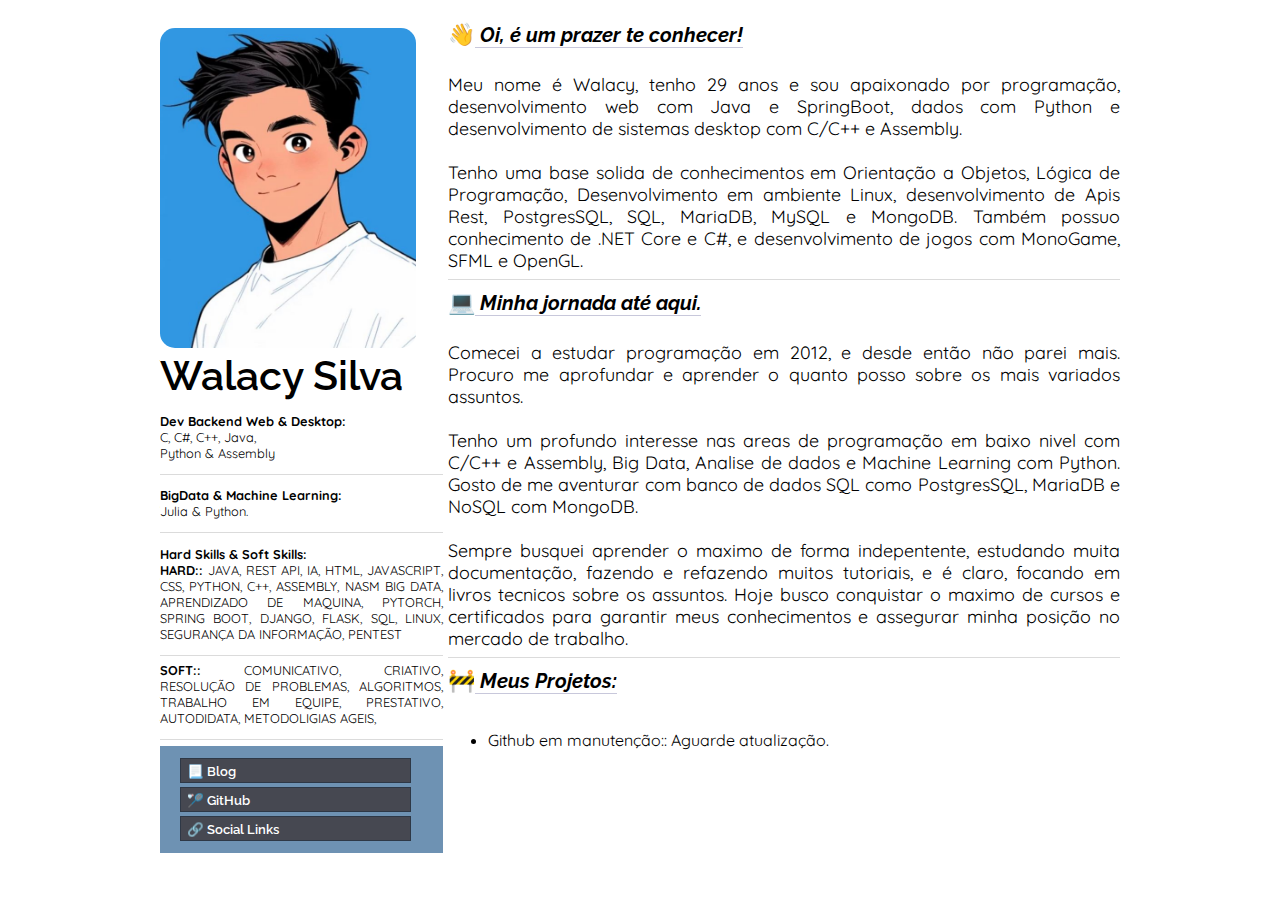
<file: index.html>
<!Doctype html>
<html>
<head>
    <meta charset="UTF-8">
    <meta name="author" content="Walacy Silva">
    <meta name="description" content="Oi, bem vindo ao meu blog, aqui eu tomo café e escrevo coisas.">
    <meta name="keywords" content="Dev, Programação, desenvolvimento web, desenvolvimento desktop, backend, frontend, Python, Java">
    <title>WalacySilva</title>
    <link rel="stylesheet" href="Css/frame.css"> <!-- [ layout ] -->
    <link rel="icon" href="./img/iconw.png" type="image/png"> <!-- Favicon -->
</head>
<body>
    <div class="content">
        <!-- info coluna-->
        <div class="content-left">
            <div class="left-hd">
                <img class="avatar" src="img/profile.jpg" alt="Imagem mostra o rosto de um homem" />
                <span class="name">Walacy Silva</span>
                <p><strong>Dev Backend Web & Desktop:</strong><br>
                    C, C#, C++, Java, <br>Python & Assembly
                </p>
                <hr>
                <p><strong>BigData & Machine Learning:</strong><br>
                    Julia & Python.
                </p>
                <hr>
                <p><strong>Hard Skills & Soft Skills:</strong><br>
                <strong>HARD::</strong> JAVA, REST API, IA, HTML, JAVASCRIPT, CSS, PYTHON, C++, ASSEMBLY, NASM
                    BIG DATA, APRENDIZADO DE MAQUINA, PYTORCH, SPRING BOOT, DJANGO, FLASK, SQL, LINUX, SEGURANÇA DA INFORMAÇÃO, PENTEST

                <hr>
                <strong>SOFT::</strong> COMUNICATIVO, CRIATIVO, RESOLUÇÃO DE PROBLEMAS, ALGORITMOS, 
                    TRABALHO EM EQUIPE, PRESTATIVO, AUTODIDATA, METODOLIGIAS AGEIS, 
                </p>
                <hr>
                <div class="button-links" >
                    <button onclick="window.location.href='blog.html'">&#128195 Blog</button>
                    <button onclick="window.location.href='https://github.com/walacysilvam'">&#127992 GitHub</button>
                    <button>&#128279 Social Links</button>
                </div>
            </div>

        </div>


        <div class="content-right">
            <div class="section">
                <span class="emot">&#128075</span><span class="sc-title"> Oi, é um prazer te conhecer! </span>
                <br><br>
                <p>Meu nome é Walacy, tenho 29 anos e sou apaixonado por programação, desenvolvimento web
                    com Java e SpringBoot, dados com Python e desenvolvimento de sistemas desktop com C/C++ e Assembly.<br><br>
                Tenho uma base solida de conhecimentos em Orientação a Objetos, Lógica de Programação, Desenvolvimento
                em ambiente Linux, desenvolvimento de Apis Rest, PostgresSQL, SQL, MariaDB, MySQL e MongoDB. Também possuo
                conhecimento de .NET Core e C#, e desenvolvimento de jogos com MonoGame, SFML e OpenGL.
                </p>
                <hr>
            </div>

            <div class="section">
                <span class="emot">&#128187</span><span class="sc-title"> Minha jornada até aqui.</span>
                <br><br>
                <p>
                    Comecei a estudar programação em 2012, e desde então não parei mais. Procuro me aprofundar
                    e aprender o quanto posso sobre os mais variados assuntos.<br><br>
                    Tenho um profundo interesse nas areas
                    de programação em baixo nivel com C/C++ e Assembly, Big Data, Analise de dados e Machine Learning
                    com Python. Gosto de me aventurar com banco de dados SQL como PostgresSQL, MariaDB e NoSQL com MongoDB.<br><br>
                    
                    Sempre busquei aprender o maximo de forma indepentente, estudando muita documentação, fazendo e refazendo
                    muitos tutoriais, e é claro, focando em livros tecnicos sobre os assuntos. Hoje busco conquistar o maximo
                    de cursos e certificados para garantir meus conhecimentos e assegurar minha posição no mercado de trabalho.
                </p>
                <hr>
            </div>

            <div class="section">
                <span class="emot">&#128679</span><span class="sc-title"> Meus Projetos:</span>
                <br><br>
                   <ul>
                        <li>Github em manutenção:: Aguarde atualização.</li>
                   </ul>
            </div>
        </div>
    </div>

</body>
</html>
</file>
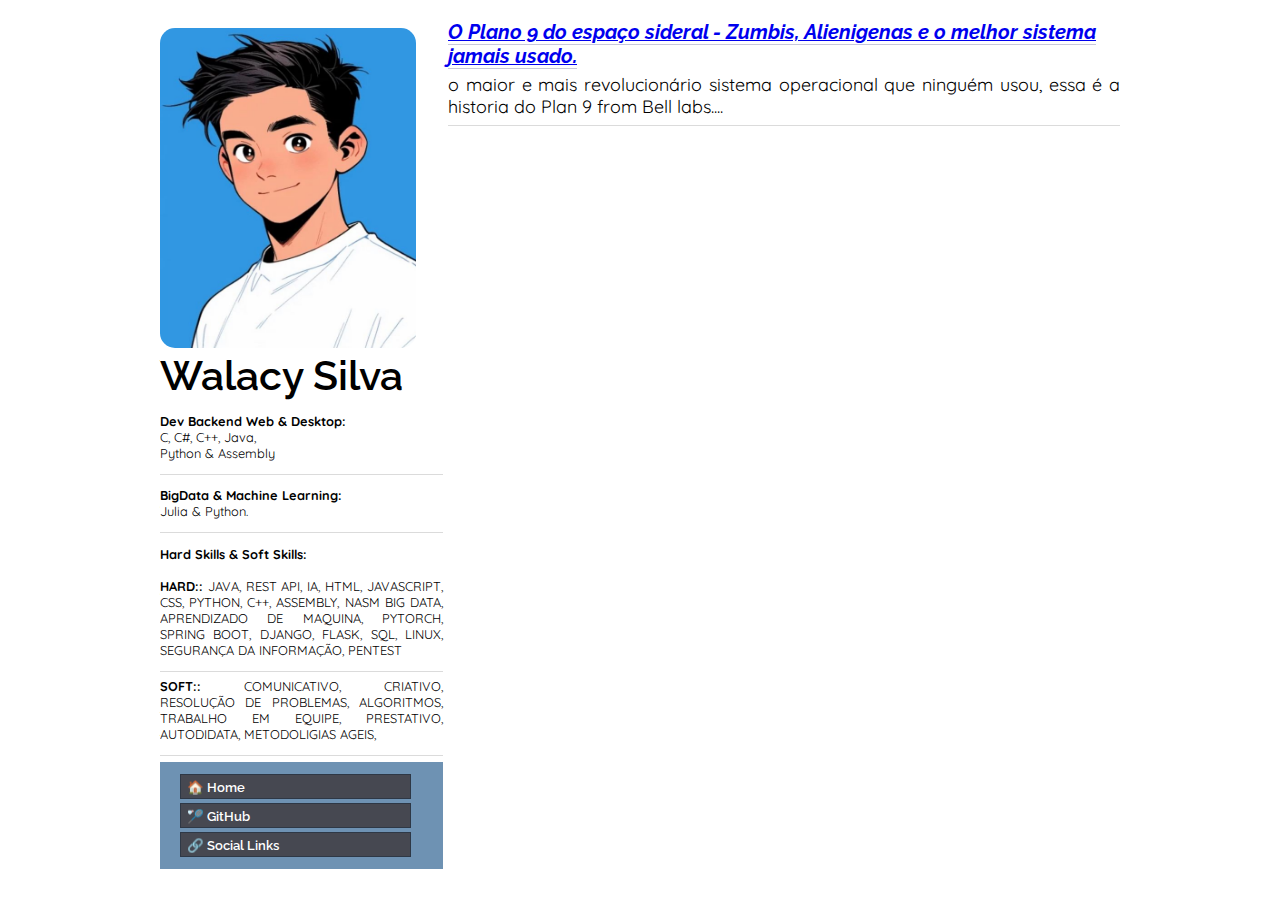
<file: blog.html>
<!Doctype html>
<html>
<head>
    <meta charset="UTF-8">
    <meta name="author" content="Walacy Silva">
    <meta name="description" content="Oi, bem vindo ao meu blog, aqui eu tomo café e escrevo coisas.">
    <meta name="keywords" content="Dev, Programação, desenvolvimento web, desenvolvimento desktop, backend, frontend, Python, Java">
    <title>WalacySilva - Blog</title>
    <link rel="stylesheet" href="Css/frame.css"> <!-- [ layout ] -->
    <link rel="icon" href="./img/iconw.png" type="image/png"> <!-- Favicon -->
</head>
<body>
    <div class="content">
        <!-- info coluna-->
        <div class="content-left">
            <div class="left-hd">
                <img class="avatar" src="img/profile.jpg" alt="Imagem mostra o rosto de um homem" />
                <span class="name">Walacy Silva</span>
                <p><strong>Dev Backend Web & Desktop:</strong><br>
                    C, C#, C++, Java, <br>Python & Assembly
                </p>
                <hr>
                <p><strong>BigData & Machine Learning:</strong><br>
                    Julia & Python.
                </p>
                <hr>
                <p><strong>Hard Skills & Soft Skills:</strong><br><br>
                <strong>HARD::</strong> JAVA, REST API, IA, HTML, JAVASCRIPT, CSS, PYTHON, C++, ASSEMBLY, NASM
                    BIG DATA, APRENDIZADO DE MAQUINA, PYTORCH, SPRING BOOT, DJANGO, FLASK, SQL, LINUX, SEGURANÇA DA INFORMAÇÃO, PENTEST

                <hr>
                <strong>SOFT::</strong> COMUNICATIVO, CRIATIVO, RESOLUÇÃO DE PROBLEMAS, ALGORITMOS, 
                    TRABALHO EM EQUIPE, PRESTATIVO, AUTODIDATA, METODOLIGIAS AGEIS, 
                </p>
                <hr>
                <div class="button-links">
                    <button onclick="window.location.href='index.html'">&#127968 Home</button>
                    <button onclick="window.location.href='https://github.com/walacysilvam'">&#127992 GitHub</button>
                    <button>&#128279 Social Links</button>
                </div>
            </div>

        </div>


        <div class="content-right" id="content-right">
            <!-- artigos renderizados aqui -->
        </div>
    </div>
</body>

<script>
    // buscando os artigos com base no json e renderizando no content-right
    fetch('artigos.json').then(response => response.json()).then(data => {
        const contentRight = document.getElementById('content-right');
        data.artigos.forEach(artigo => {
            const section = document.createElement('div');
            section.className = 'section';

            const link = document.createElement('a');
            link.className = 'artig-title';
            link.href = `artigos/${artigo.filename}`;
            link.innerHTML = `<span class="sc-title">${artigo.title}</span>`;

            const summary = document.createElement('p');
            summary.textContent = artigo.summary;

            const hr = document.createElement('hr');

            section.appendChild(link);
            section.appendChild(summary);
            section.appendChild(hr);

            contentRight.appendChild(section);
        })
    })
</script>
</html>
</file>
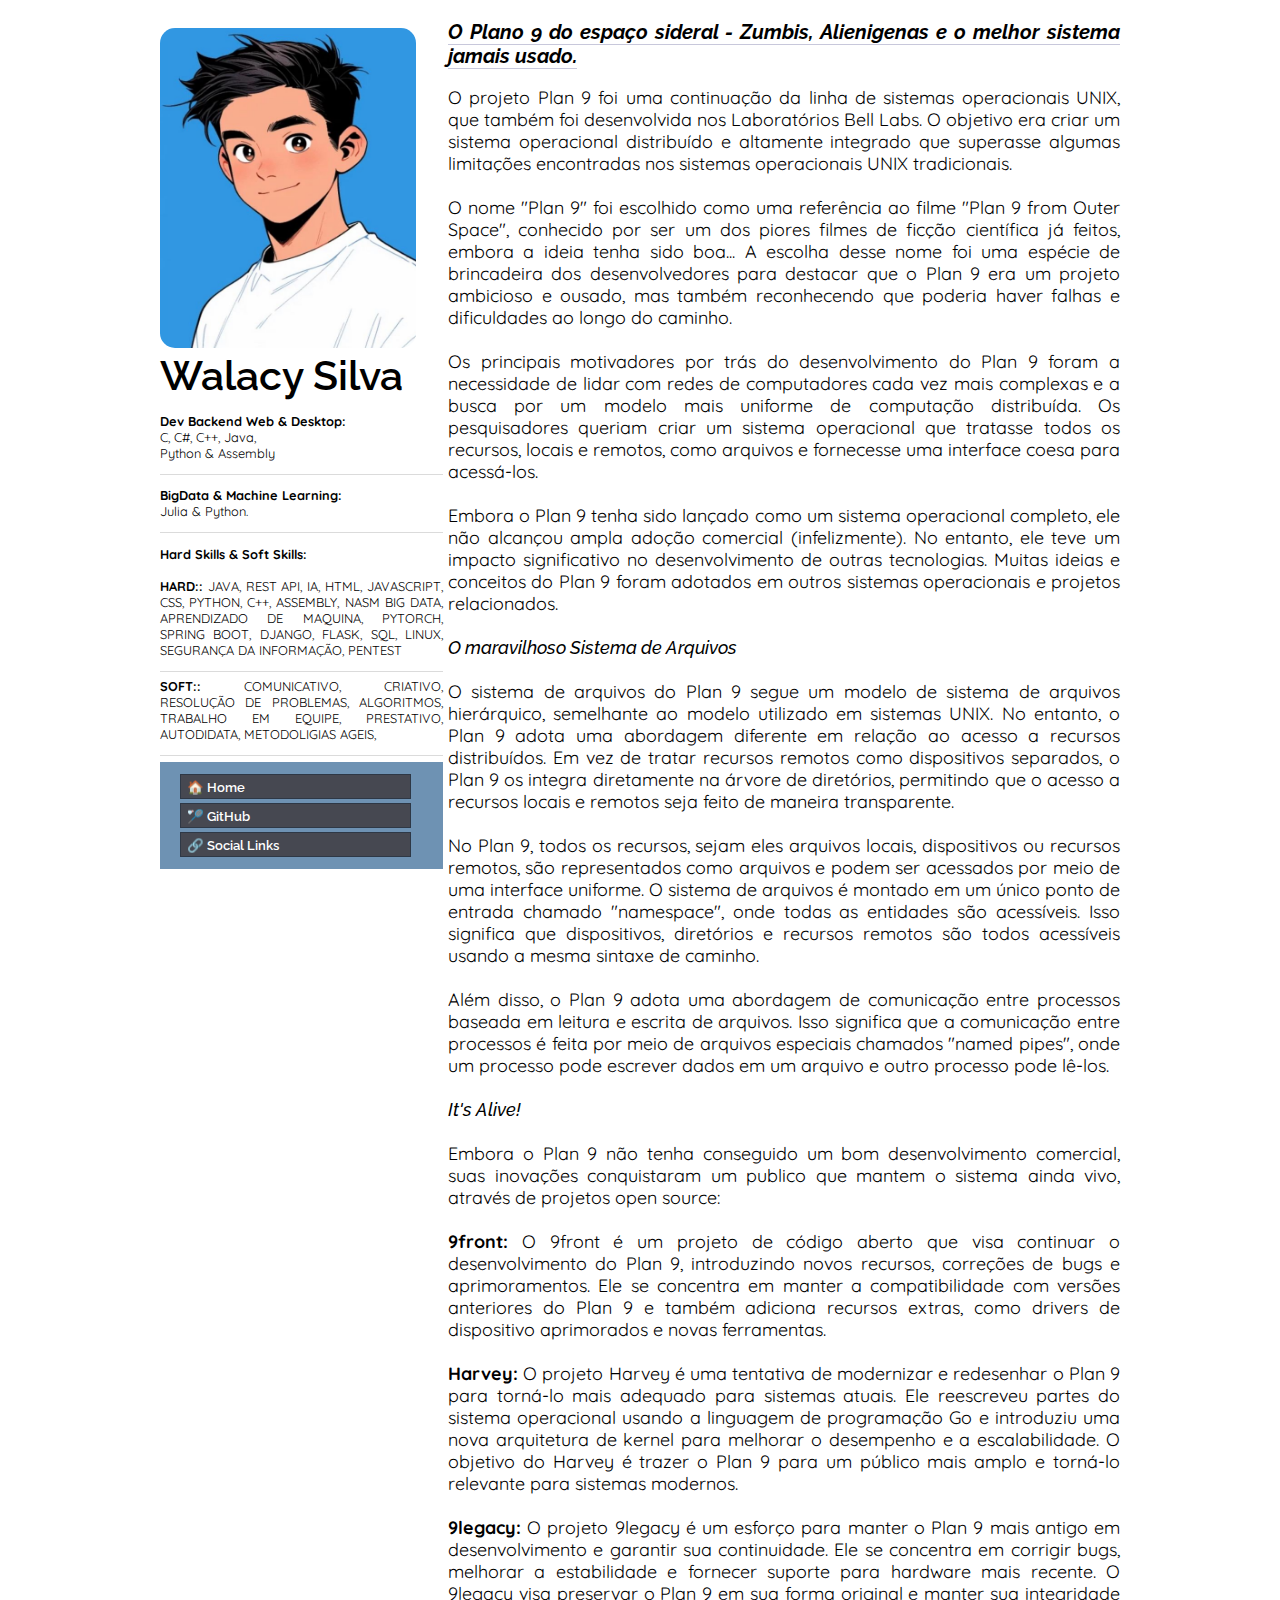
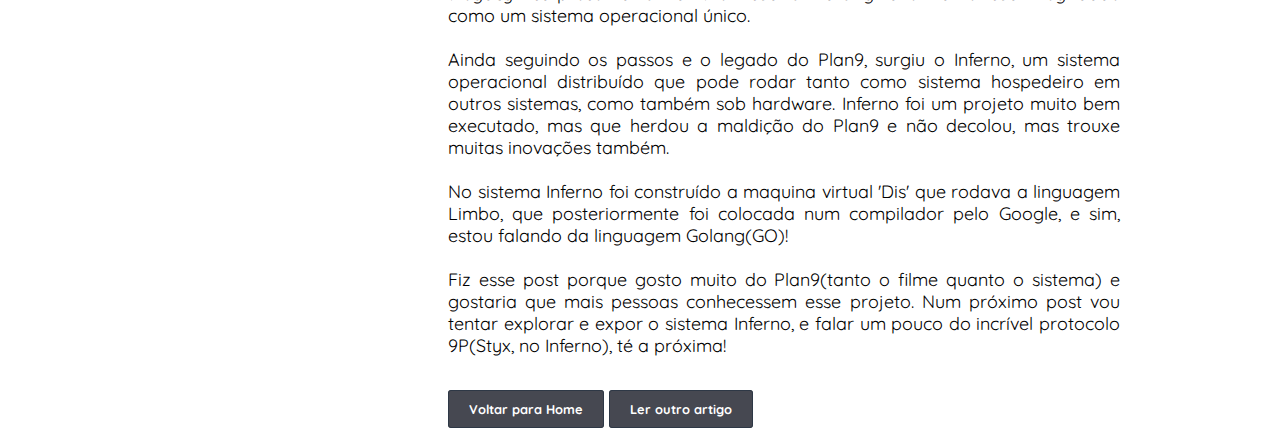
<file: artigos/plan9.html>
<!Doctype html>
<html>
<head>
    <meta charset="UTF-8">
    <meta name="author" content="Walacy Silva">
    <meta name="description" content="Oi, bem vindo ao meu blog, aqui eu tomo café e escrevo coisas.">
    <meta name="keywords" content="Dev, Programação, desenvolvimento web, desenvolvimento desktop, backend, frontend, Python, Java">
    <title>WalacySilva - Blog : artigos </title>
    <link rel="stylesheet" href="..\Css/frame.css"> <!-- [ layout ] -->
    <link rel="icon" href="./img/iconw.png" type="image/png"> <!-- Favicon -->
</head>
<body>
    <div class="content">
        <!-- info coluna-->
        <div class="content-left">
            <div class="left-hd">
                <img class="avatar" src="..\img/profile.jpg" alt="Imagem mostra o rosto de um homem" />
                <span class="name">Walacy Silva</span>
                <p><strong>Dev Backend Web & Desktop:</strong><br>
                    C, C#, C++, Java, <br>Python & Assembly
                </p>
                <hr>
                <p><strong>BigData & Machine Learning:</strong><br>
                    Julia & Python.
                </p>
                <hr>
                <p><strong>Hard Skills & Soft Skills:</strong><br><br>
                <strong>HARD::</strong> JAVA, REST API, IA, HTML, JAVASCRIPT, CSS, PYTHON, C++, ASSEMBLY, NASM
                    BIG DATA, APRENDIZADO DE MAQUINA, PYTORCH, SPRING BOOT, DJANGO, FLASK, SQL, LINUX, SEGURANÇA DA INFORMAÇÃO, PENTEST

                <hr>
                <strong>SOFT::</strong> COMUNICATIVO, CRIATIVO, RESOLUÇÃO DE PROBLEMAS, ALGORITMOS, 
                    TRABALHO EM EQUIPE, PRESTATIVO, AUTODIDATA, METODOLIGIAS AGEIS, 
                </p>
                <hr>
                <div class="button-links">
                    <button onclick="window.location.href='../index.html'">&#127968 Home</button>
                    <button onclick="window.location.href='https://github.com/walacysilvam'">&#127992 GitHub</button>
                    <button>&#128279 Social Links</button>
                </div>
            </div>

        </div>


        <div class="content-right">
            <div class="article-content">
                <span class="sc-title">O Plano 9 do espaço sideral - Zumbis, Alienigenas e o melhor sistema jamais usado.</span>
                <p>
                    O projeto Plan 9 foi uma continuação da linha de sistemas operacionais UNIX, que também foi desenvolvida nos 
                    Laboratórios Bell Labs. O objetivo era criar um sistema operacional distribuído e altamente integrado que superasse algumas limitações
                    encontradas nos sistemas operacionais UNIX tradicionais.<br><br>

                    O nome "Plan 9" foi escolhido como uma referência ao filme "Plan 9 from Outer Space", conhecido por ser um dos piores filmes de ficção científica já feitos, 
                    embora a ideia tenha sido boa... A escolha desse nome foi uma espécie de brincadeira dos desenvolvedores para destacar que o Plan 9 era um projeto 
                    ambicioso e ousado, mas também reconhecendo que poderia haver falhas e dificuldades ao longo do caminho.<br><br>

                    Os principais motivadores por trás do desenvolvimento do Plan 9 foram a necessidade de lidar com redes de computadores cada vez mais complexas e a busca por 
                    um modelo mais uniforme de computação distribuída. Os pesquisadores queriam criar um sistema operacional que tratasse todos os recursos, locais e remotos, 
                    como arquivos e fornecesse uma interface coesa para acessá-los.<br><br>

                    Embora o Plan 9 tenha sido lançado como um sistema operacional completo, ele não alcançou ampla adoção comercial (infelizmente). No entanto, ele teve um impacto 
                    significativo no desenvolvimento de outras tecnologias. Muitas ideias e conceitos do Plan 9 foram adotados em outros sistemas operacionais e projetos relacionados.<br><br>

                    <span class="sc-subtitle">O maravilhoso Sistema de Arquivos</span><br><br>

                    O sistema de arquivos do Plan 9 segue um modelo de sistema de arquivos hierárquico, semelhante ao modelo utilizado em sistemas UNIX. No entanto, o Plan 9 adota uma abordagem 
                    diferente em relação ao acesso a recursos distribuídos. Em vez de tratar recursos remotos como dispositivos separados, o Plan 9 os integra diretamente na árvore de diretórios,
                    permitindo que o acesso a recursos locais e remotos seja feito de maneira transparente.<br><br>

                    No Plan 9, todos os recursos, sejam eles arquivos locais, dispositivos ou recursos remotos, são representados como arquivos e podem ser acessados por meio de 
                    uma interface uniforme. O sistema de arquivos é montado em um único ponto de entrada chamado "namespace", onde todas as entidades são acessíveis. 
                    Isso significa que dispositivos, diretórios e recursos remotos são todos acessíveis usando a mesma sintaxe de caminho.<br><br>

                    Além disso, o Plan 9 adota uma abordagem de comunicação entre processos baseada em leitura e escrita de arquivos. Isso significa que a comunicação entre processos é feita por 
                    meio de arquivos especiais chamados "named pipes", onde um processo pode escrever dados em um arquivo e outro processo pode lê-los.<br><br>

                    <span class="sc-subtitle">It's Alive!</span><br><br>

                    Embora o Plan 9 não tenha conseguido um bom desenvolvimento comercial, suas inovações conquistaram um publico que mantem o sistema ainda vivo, através de projetos open source:<br><br>

                    <strong>9front:</strong> O 9front é um projeto de código aberto que visa continuar o desenvolvimento do Plan 9, introduzindo novos recursos, correções de bugs e aprimoramentos. Ele se concentra em manter a 
                    compatibilidade com versões anteriores do Plan 9 e também adiciona recursos extras, como drivers de dispositivo aprimorados e novas ferramentas.<br><br>

                    <strong>Harvey:</strong> O projeto Harvey é uma tentativa de modernizar e redesenhar o Plan 9 para torná-lo mais adequado para sistemas atuais. Ele reescreveu partes do sistema operacional usando a linguagem de programação Go e 
                    introduziu uma nova arquitetura de kernel para melhorar o desempenho e a escalabilidade. O objetivo do Harvey é trazer o Plan 9 para um público mais amplo e 
                    torná-lo relevante para sistemas modernos.<br><br>

                    <strong>9legacy:</strong> O projeto 9legacy é um esforço para manter o Plan 9 mais antigo em desenvolvimento e garantir sua continuidade. Ele se concentra em corrigir bugs, melhorar a estabilidade e fornecer suporte para hardware mais recente. 
                    O 9legacy visa preservar o Plan 9 em sua forma original e manter sua integridade como um sistema operacional único.<br><br>

                    Ainda seguindo os passos e o legado do Plan9, surgiu o Inferno, um sistema operacional distribuído que pode rodar tanto como sistema hospedeiro em outros sistemas, como também sob hardware. Inferno foi um projeto muito bem executado, 
                    mas que herdou a maldição do Plan9 e não decolou, mas trouxe muitas inovações também.<br><br>

                    No sistema Inferno foi construído a maquina virtual 'Dis' que rodava a linguagem Limbo, que posteriormente foi colocada num compilador pelo Google, e sim, estou falando da linguagem Golang(GO)!<br><br>

                    Fiz esse post porque gosto muito do Plan9(tanto o filme quanto o sistema) e gostaria que mais pessoas conhecessem esse projeto. Num próximo post vou tentar explorar e expor o sistema Inferno, 
                    e falar um pouco do incrível protocolo 9P(Styx, no Inferno), té a próxima!<br><br>

                </p>
                
                
                <!-- link de retorno-->
                <a class="return-link" href="../index.html">Voltar para Home</a>
                <a class="return-link" href="../blog.html">Ler outro artigo</a>
            </div>
        </div>
    </div>

</body>
</html>
</file>
<file: Css/frame.css>
/*
 *  LAYOUT frame
 *
*/

/*          IMPORTS
------------------------------------*/
@import url('https://fonts.googleapis.com/css2?family=Quicksand:wght@300..700&family=Raleway:ital,wght@0,100..900;1,100..900&display=swap');

/*   layout draw   */
html, body {
    position: relative;
    width: 100%;
    margin: 0;
    padding: 0;

    /* font para a pag inteira */
    font-family: "Quicksand", sans-serif;
    font-optical-sizing: auto;
    font-weight:400;
    font-style: normal;
    
}

hr {
    border: 0px;
    height: 1px;
    background-color: rgb(219, 219, 219);
}

.content {
    width: 75%;
    margin: 0 auto;
    padding-top: 20px;
    display: flex;
    flex-direction: row;
    justify-content: space-between;


}

/* COLUNA A ESQUERDA */
.content-left {
    width: 28%;
    flex: 1;
}

.left-hd {
    text-align: center;
    padding-top: 8px;
    font-size: 1vw;
    text-align: justify;
}

.avatar {
    width: 20vw; 
    height: 25vw;
    margin: 0 auto;
    border-radius: 15px;
}

.name {

    padding-top: 5px;
    padding-bottom: 0px;

    font-family: "Raleway", sans-serif;
    font-optical-sizing: auto;
    font-weight: 600;
    font-size: 3.2vw;
    font-style: normal;
}

.button-links {
    padding: 10px 20px; /* Espaçamento interno dos botões */
    font-size: 1.2vw; /* Tamanho da fonte */
    background-color: #6e92b3; /* Cor de fundo */
    color: white; 
    text-align: justify;
 }

 .button-links button {
    color: white;
    width: 95%;
    height: 25px;
    margin: 2px auto;
    border: 1px solid #2e3846;
    background-color: #464851;
    text-align: justify;

    font-family: "Raleway", sans-serif;
    font-optical-sizing: auto;
    font-weight: 600;
    font-style: normal;
 }

/* COLUNA A DIREITA */
.content-right {
    width: 70%;
    height: auto;
    padding-left: 5px;
    display: flex;
    flex-direction: column;
}

.emot {
    font-size: 22px;
}

.section p {
    padding-top: 5px;
    margin: 0;

    font-family: "Quicksand", sans-serif;
    font-optical-sizing: auto;
    text-align: justify;
    font-size: 1.4vw;
}

.sc-title {
    font-size: 22px;
    font-weight: 600;
    margin: 0;
    padding-top: 10px;

    font-family: "Raleway", sans-serif;
    font-optical-sizing: auto;
    font-weight: 700;
    font-size: 1.6vw;
    font-style: italic;

    border-bottom: 1px solid rgb(200, 200, 219);;
}

.sc-subtitle {
    font-family: "Raleway", sans-serif;
    font-optical-sizing: auto;
    font-weight: 500;
    font-size: 1.4vw;
    font-style: italic;
}

/* pagina de leitura do artigo */
.article-content {
    font-family: "Quicksand", sans-serif;
    font-optical-sizing: auto;
    text-align: justify;
    font-size: 1.4vw;
}

.return-link {

    padding: 10px 20px;
    font-size: 1vw;
    border-radius: 3px;
    text-decoration: none;
    font-weight: bold;

    color: white;
    width: 50%;
    height: 20px;
    margin: 0 auto;
    border: 1px solid #2e3846;
    background-color: #464851;
    text-align: center;
}
</file>
